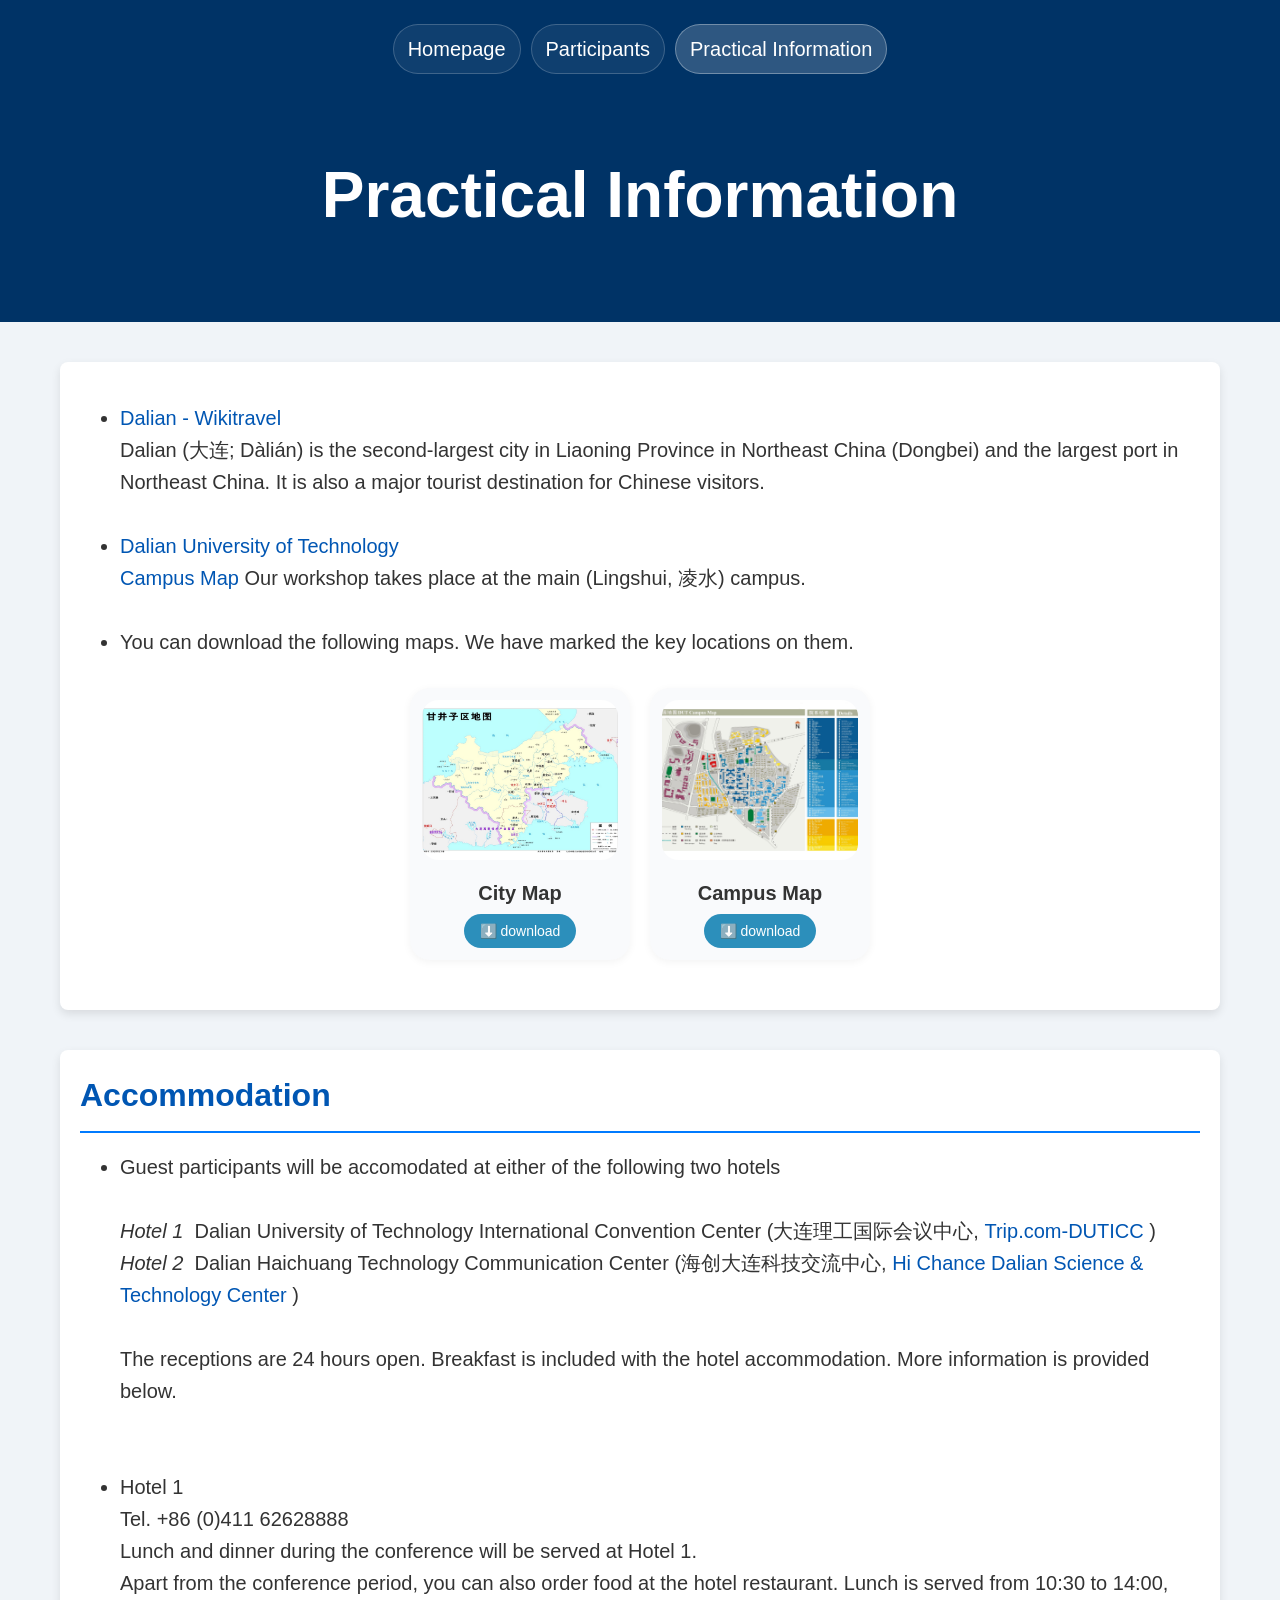
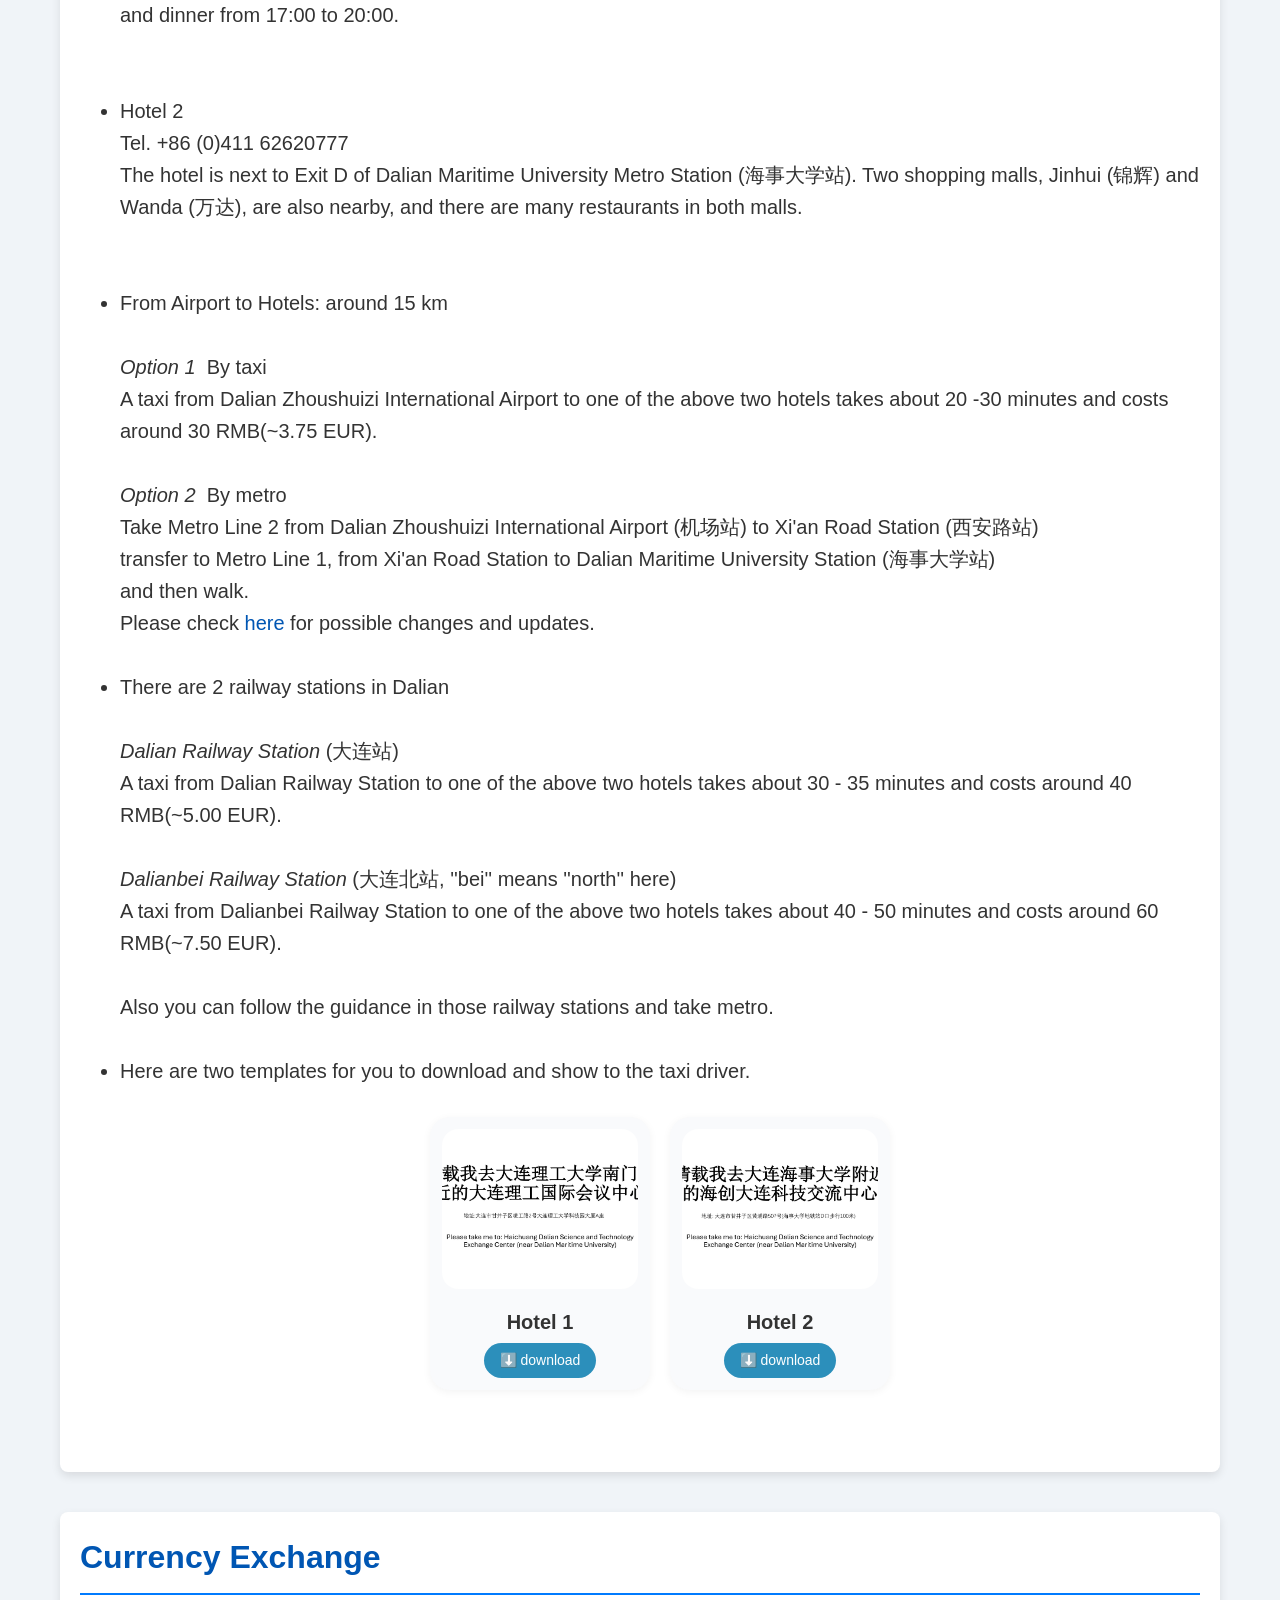
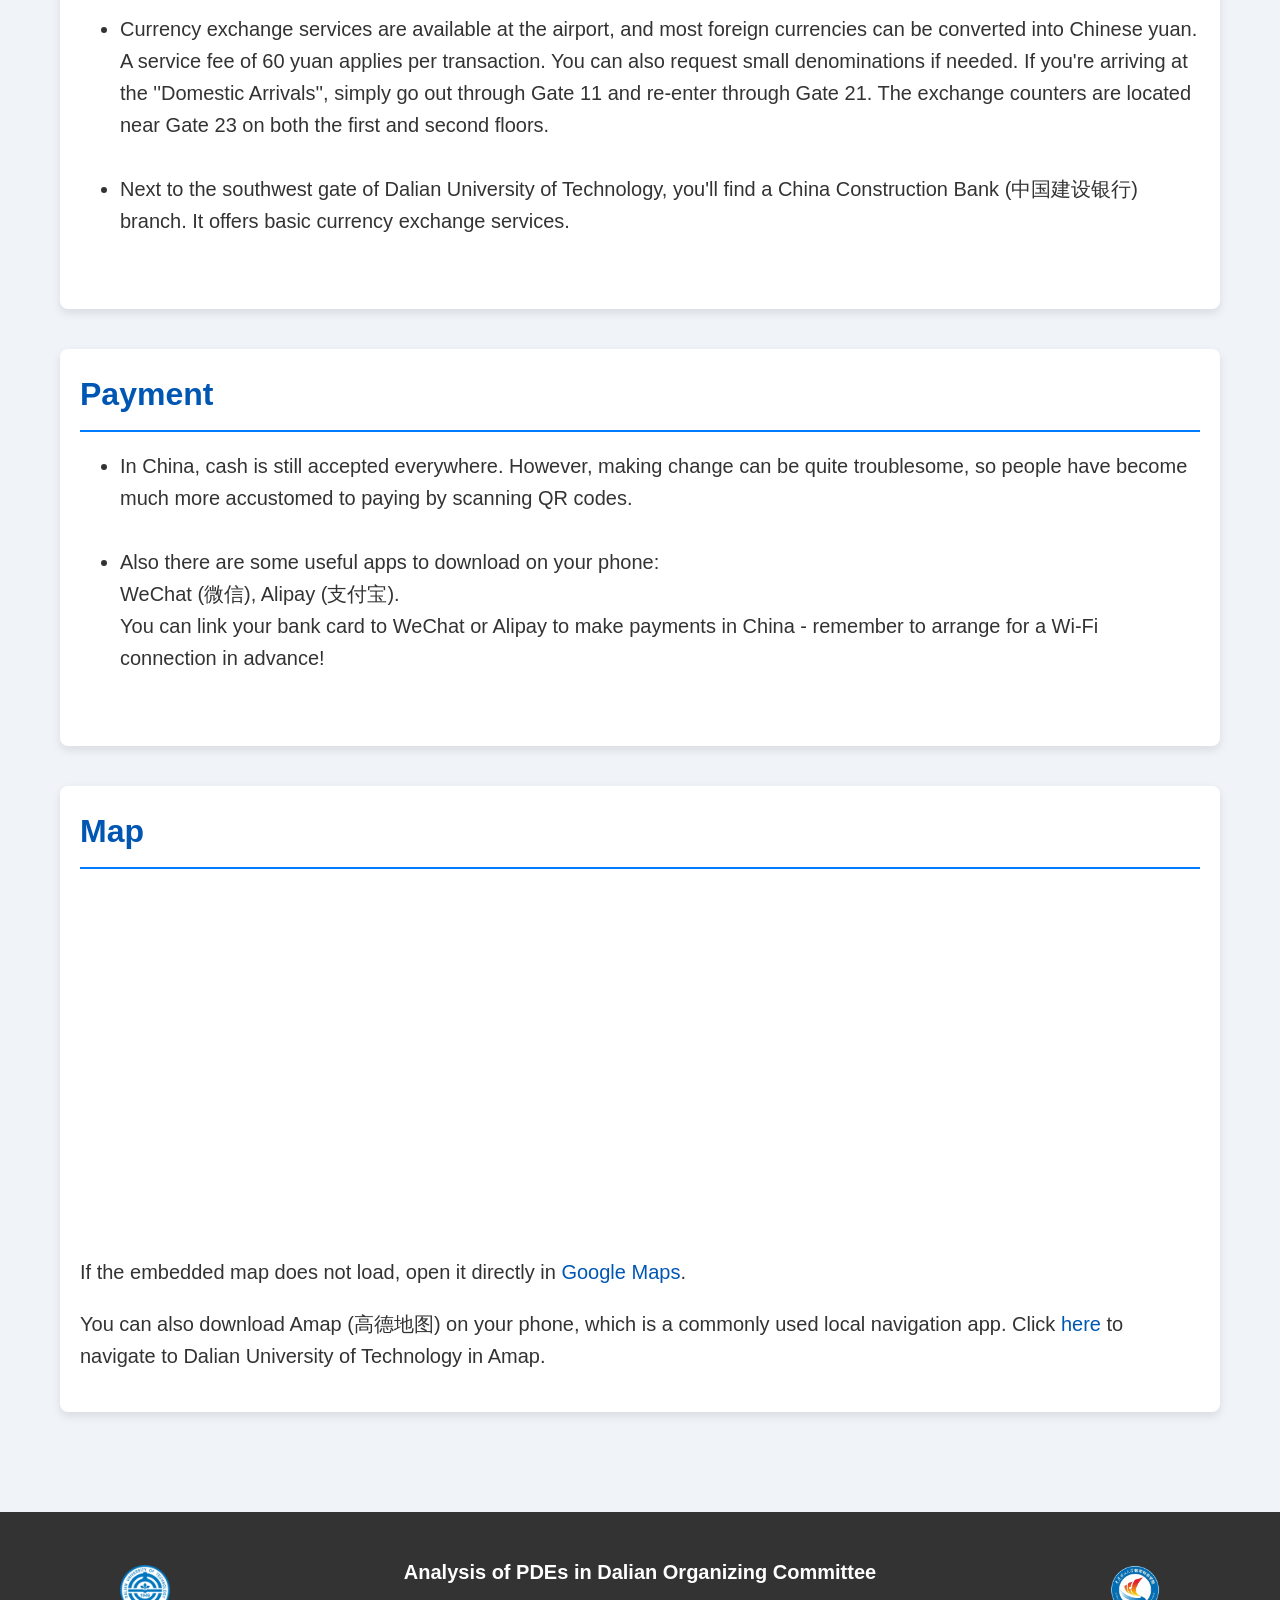
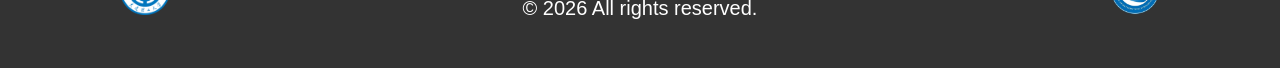
<file: information.html>
<!DOCTYPE html>

    

<html lang="en">

<style>
body {
            font-family: "Microsoft YaHei", Arial, sans-serif;
            background-color: #f0f4f8;
            color: #333;
            margin: 0;
            padding: 0;
            line-height: 1.6;
	font-size: 20px; /* 增加基础字体大小 */
        }

section {
            max-width: 1200px;
            margin: 40px auto;
            padding: 20px;
            background: white;
            box-shadow: 0 4px 10px rgba(0,0,0,0.1);
            border-radius: 8px;
        }
</style>    


<head>
    <meta charset="UTF-8">
    <meta name="viewport" content="width=device-width, initial-scale=1.0">
    <title>Practical Information | Analysis of PDEs in Dalian</title>
    <link rel="stylesheet" href="styles.css">
</head>
<body>
    <header class="site-header">
        <div class="nav-shell">

            <nav class="site-nav" aria-label="Primary">
                <a href="index.html">Homepage</a>
                <a href="participants.html">Participants</a>
                <a class="active" href="information.html">Practical Information</a>
                <!-- <a href="poster.html">Poster</a> -->
            </nav>
        </div>
        <div class="hero">
	         <h1>Practical Information</h1>
        </div>
    </header>

    <main>
        


    <section id="Introduction">
            <ul>
                <li> 
                    <a href="https://wikitravel.org/en/Dalian">Dalian - Wikitravel</a> <br>
                    Dalian (大连; Dàlián) is the second-largest city in Liaoning Province in Northeast China (Dongbei) and the largest port in Northeast China. 
					It is also a major tourist destination for Chinese visitors.
                    <br><br>
                    </li>
                
                <li>  
                    <a href="https://en.dlut.edu.cn/index.htm">  Dalian University of Technology  </a> <br>
                    <a href="https://en.dlut.edu.cn/Campus_Life/Maps___Transportation.htm">   Campus Map </a> Our workshop takes place at the main (Lingshui, 凌水)  campus.  <br>  <br>
                </li>

				<li>You can download the following maps. We have marked the key locations on them.
                    
                </li> 
                
            </ul>

		<div style="display: flex; flex-wrap: wrap; gap: 20px; margin: 30px 0; justify-content: center;">
    
	<div style="background: #f9fafc; border-radius: 20px; padding: 12px; width: 220px; text-align: center; box-shadow: 0 2px 8px rgba(0,0,0,0.05);">
        <img src="https://jiashunliu.github.io/Analysis_in_Dalian/Ganjingzi Map.jpg" alt="City Map" style="width: 100%; height: 160px; object-fit: cover; border-radius: 16px;">
        <p style="margin: 8px 0 4px; font-weight: bold;">City Map</p>
        <a href="https://jiashunliu.github.io/Analysis_in_Dalian/Ganjingzi Map.pdf" download="City Map" style="background: #2c8fbb; color: white; padding: 6px 16px; border-radius: 30px; text-decoration: none; display: inline-block; font-size: 14px;">⬇️ download</a>
    </div>

    
    <div style="background: #f9fafc; border-radius: 20px; padding: 12px; width: 220px; text-align: center; box-shadow: 0 2px 8px rgba(0,0,0,0.05);">
        <img src="https://jiashunliu.github.io/Analysis_in_Dalian/campus map.jpg" alt="Campus Map" style="width: 100%; height: 160px; object-fit: cover; border-radius: 16px;">
        <p style="margin: 8px 0 4px; font-weight: bold;">Campus Map</p>
        <a href="https://jiashunliu.github.io/Analysis_in_Dalian/campus map.pdf" download="Campus Map" style="background: #2c8fbb; color: white; padding: 6px 16px; border-radius: 30px; text-decoration: none; display: inline-block; font-size: 14px;">⬇️ download</a>
    </div>
    
    
</div>
    </section>



<section class="panel">
            <h2>Accommodation</h2> 
            <ul>
                   <li> Guest participants will be accomodated at either of the following two hotels <br><br>
                    <i>Hotel 1</i>&nbsp; Dalian University of Technology International Convention Center (大连理工国际会议中心,
                    <a href="https://www.trip.com/hotels/dalian-hotel-detail-1654204/dalian-university-of-technology-international-convention-center/">
                        Trip.com-DUTICC </a>)<br>
                    <i>Hotel 2</i>&nbsp; Dalian Haichuang Technology Communication Center (海创大连科技交流中心,
                        <a href="https://en.hichancedalian.cn/"> Hi Chance Dalian Science & Technology Center  </a>)  <br><br>
                    The receptions are 24 hours open. Breakfast is included with the hotel accommodation. More information is provided below.<br> <br>
               </li>
<br>
				<li>Hotel 1 <br>Tel. +86 (0)411 62628888<br>
					Lunch and dinner during the conference will be served at Hotel 1.<br>
					Apart from the conference period, you can also order food at the hotel restaurant. 
					Lunch is served from 10:30 to 14:00, and dinner from 17:00 to 20:00.</li>
<br> <br>
				<li>Hotel 2 <br>Tel. +86 (0)411 62620777<br> The hotel is next to Exit D of Dalian Maritime University Metro Station (海事大学站). 
					Two shopping malls, Jinhui (锦辉) and Wanda (万达), are also nearby, and there are many restaurants in both malls.</li>
<br> <br>
				
                
                <li>From Airport to Hotels: around 15 km <br><br>
                    <i>Option 1</i>&nbsp; By taxi<br>
                    A taxi from Dalian Zhoushuizi International Airport to one of the above two hotels takes about 20 -30 minutes and costs around 30 RMB(~3.75 EUR).<br>  <br>
                    
                    <i>Option 2</i>&nbsp; By metro<br>
                    Take Metro Line 2 from Dalian Zhoushuizi International Airport (机场站) to Xi'an Road Station (西安路站)  <br>
                             transfer to Metro Line 1, from Xi'an Road Station to Dalian Maritime University Station (海事大学站)  <br>
                             and then walk. <br>
                    Please check <a href="https://www.dltransgrp.com/portal/indexShow.do">here</a> for possible changes and updates.
                    <br><br>
                </li> 

				<li>There are 2 railway stations in Dalian <br><br>
                    <i>Dalian Railway Station</i> (大连站)<br>
                    A taxi from Dalian Railway Station to one of the above two hotels takes about 30 - 35 minutes and costs around 40 RMB(~5.00 EUR).<br><br>
                    
                    <i>Dalianbei Railway Station</i> (大连北站, ''bei'' means ''north'' here)<br>
                    A taxi from Dalianbei Railway Station to one of the above two hotels takes about 40 - 50 minutes and costs around 60 RMB(~7.50 EUR).<br><br>
					Also you can follow the guidance in those railway stations and take metro.
                    <br><br>
                </li>

				<li>Here are two templates for you to download and show to the taxi driver.
                    
                </li> 

<div style="display: flex; flex-wrap: wrap; gap: 20px; margin: 30px 0; justify-content: center;">

	<div style="background: #f9fafc; border-radius: 20px; padding: 12px; width: 220px; text-align: center; box-shadow: 0 2px 8px rgba(0,0,0,0.05);">
        <img src="https://jiashunliu.github.io/Analysis_in_Dalian/taxi-2.jpg" alt="Hotel 1" style="width: 100%; height: 160px; object-fit: cover; border-radius: 16px;">
        <p style="margin: 8px 0 4px; font-weight: bold;">Hotel 1</p>
        <a href="https://jiashunliu.github.io/Analysis_in_Dalian/taxi-2.jpg" download="Hotel1.jpg" style="background: #2c8fbb; color: white; padding: 6px 16px; border-radius: 30px; text-decoration: none; display: inline-block; font-size: 14px;">⬇️ download</a>
    </div>
    
    <div style="background: #f9fafc; border-radius: 20px; padding: 12px; width: 220px; text-align: center; box-shadow: 0 2px 8px rgba(0,0,0,0.05);">
        <img src="https://jiashunliu.github.io/Analysis_in_Dalian/taxi-1.jpg" alt="Hotel 2" style="width: 100%; height: 160px; object-fit: cover; border-radius: 16px;">
        <p style="margin: 8px 0 4px; font-weight: bold;">Hotel 2</p>
        <a href="https://jiashunliu.github.io/Analysis_in_Dalian/taxi-1.jpg" download="Hotel2.jpg" style="background: #2c8fbb; color: white; padding: 6px 16px; border-radius: 30px; text-decoration: none; display: inline-block; font-size: 14px;">⬇️ download</a>
    </div>
    
    
</div>
                
            </ul> 
             
            <br>
        </section>


    <section class="panel">
            <h2>Currency Exchange</h2> 
            <ul>
				<li>Currency exchange services are available at the airport, and most foreign currencies can be converted into Chinese yuan.
					A service fee of 60 yuan applies per transaction. You can also request small denominations if needed.
					If you're arriving at the ''Domestic Arrivals'', simply go out through Gate 11 and re-enter through Gate 21.
					The exchange counters are located near Gate 23 on both the first and second floors.
                </li> 

				<br>

				<li>Next to the southwest gate of Dalian University of Technology, you'll find a China Construction Bank (中国建设银行) branch. 
					It offers basic currency exchange services.
                </li> 

            </ul> 
             
            <br>

	</section>

	<section class="panel">
            <h2>Payment</h2> 
            <ul>
				
				<li>In China, cash is still accepted everywhere. 
					However, making change can be quite troublesome, 
					so people have become much more accustomed to paying by scanning QR codes.
                </li> 

				<br>
				
                <li>Also there are some useful apps to download on your phone: <br>
                    WeChat (微信), Alipay (支付宝).<br>
                    You can link your bank card to WeChat or Alipay to make payments in China - remember to arrange for a Wi-Fi connection in advance!
                    <br>
                </li> 
                
            </ul> 
             
            <br>

	</section>


        <section class="panel">
            <h2>Map</h2>
            <iframe
                class="map-frame"
                src="https://www.google.com/maps?q=Dalian%20University%20of%20Technology%2C%20Dalian%2C%20China&z=15&output=embed"
                allowfullscreen=""
                loading="lazy"
                referrerpolicy="no-referrer-when-downgrade"
                title="Dalian University of Technology map">
            </iframe>
            <p>
                If the embedded map does not load, open it directly in
                <a href="https://www.google.com/maps/search/?api=1&query=Dalian+University+of+Technology,+Dalian,+China">Google Maps</a>.
				
            </p>
			<p>
                You can also download Amap (高德地图) on your phone, which is a commonly used local navigation app.
				Click <a href="https://uri.amap.com/search?keyword=大连理工大学" target="_blank">here</a> to navigate to Dalian University of Technology in Amap.
            </p>
			
        </section>
    </main>

    <footer class="site-footer">
        <div class="footer-inner">
            <img class="footer-logo" src="https://jiashunliu.github.io/Analysis_in_Dalian/symbol_dut.png" alt="DUT logo">
            <div class="footer-copy">
                <p><strong>Analysis of PDEs in Dalian Organizing Committee</strong></p>
                <p>&copy; 2026 All rights reserved.</p>
            </div>
            <img class="footer-logo" src="https://jiashunliu.github.io/Analysis_in_Dalian/symbol_som_2.png" alt="School logo">
        </div>
    </footer>
</body>
</html>
</file>
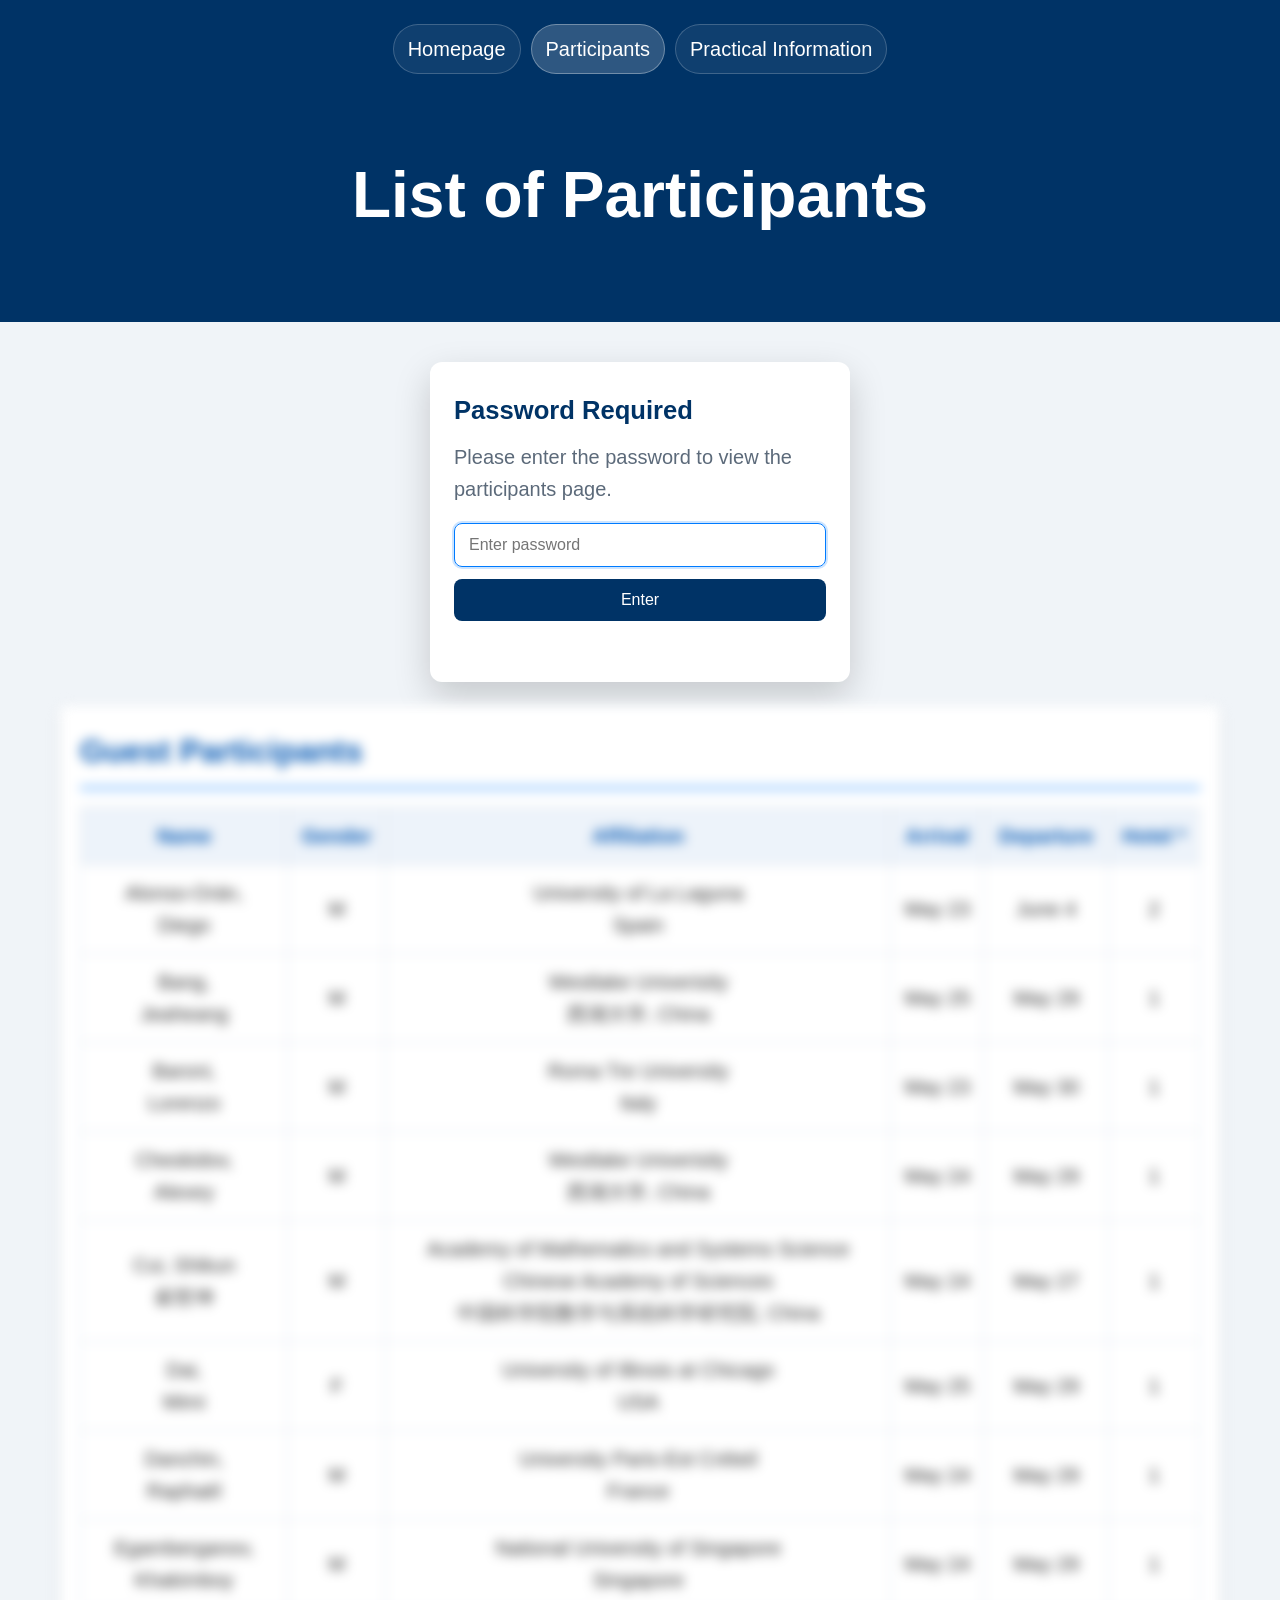
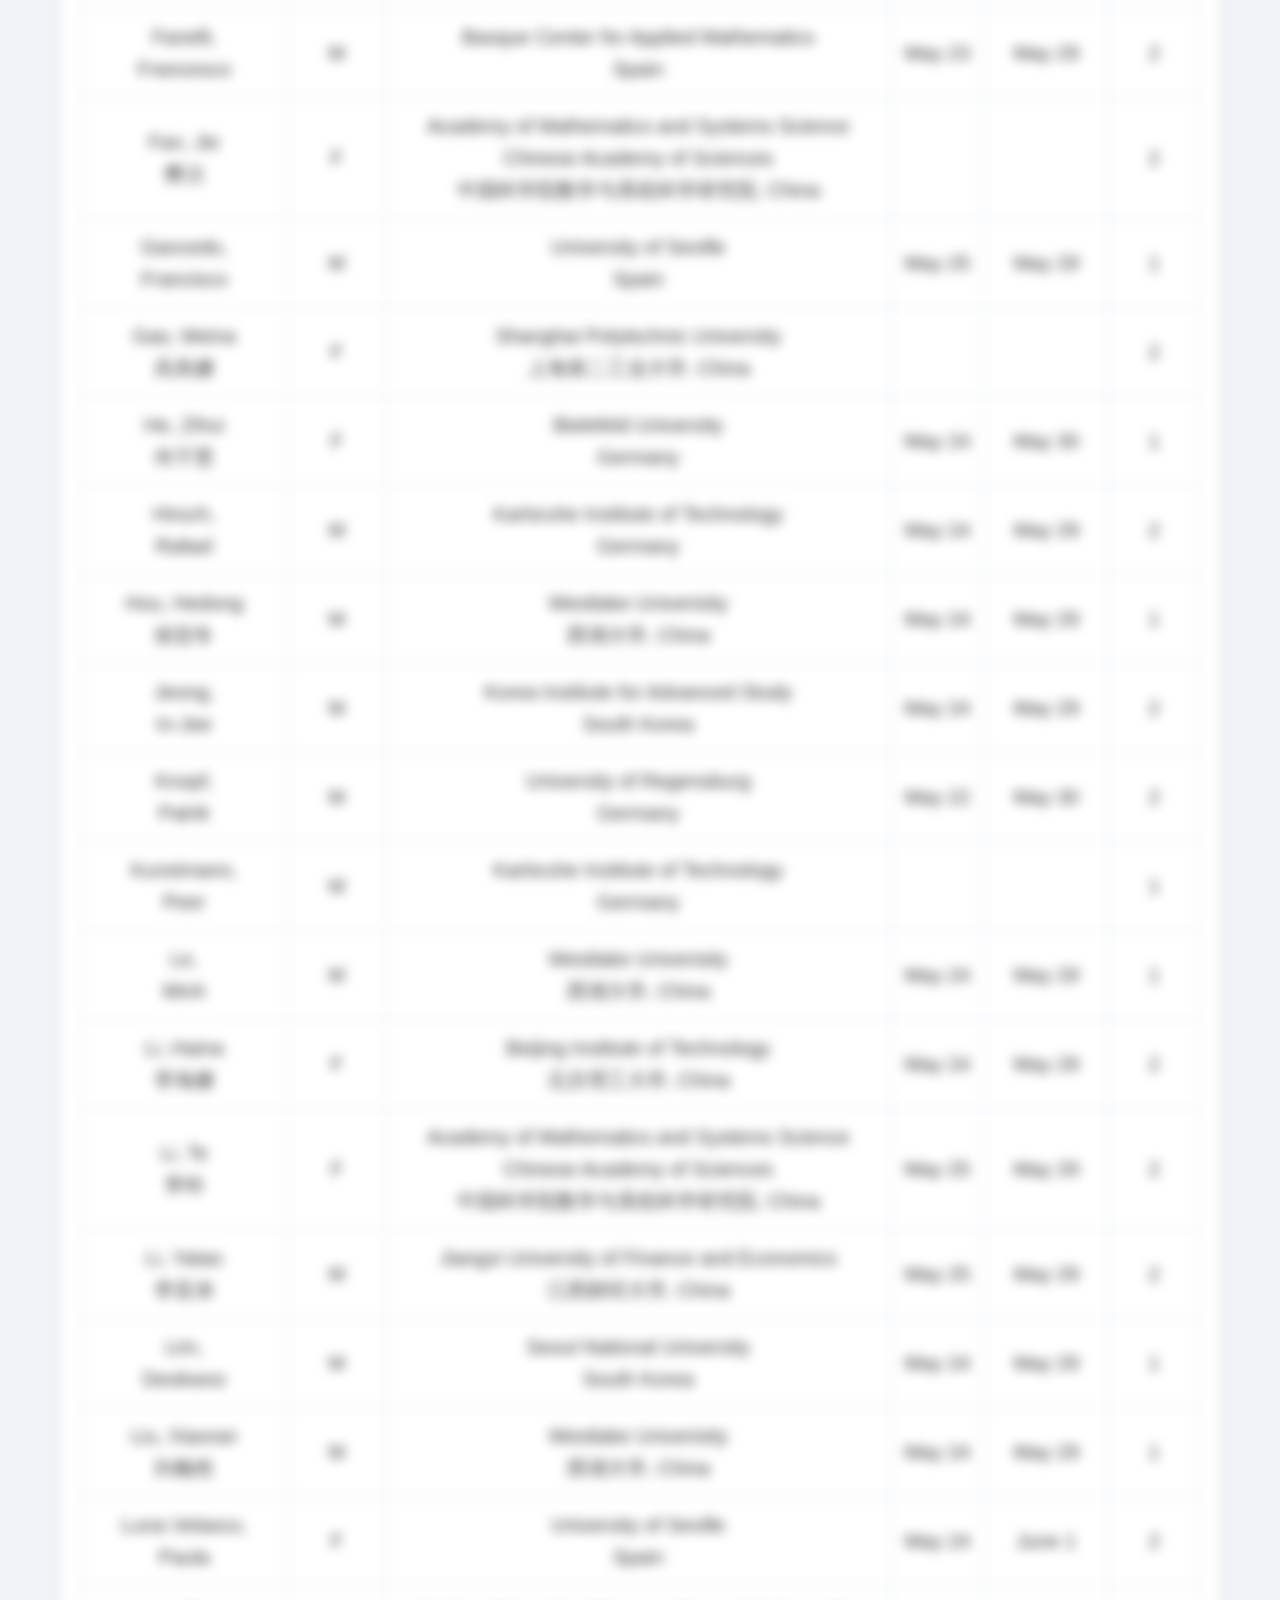
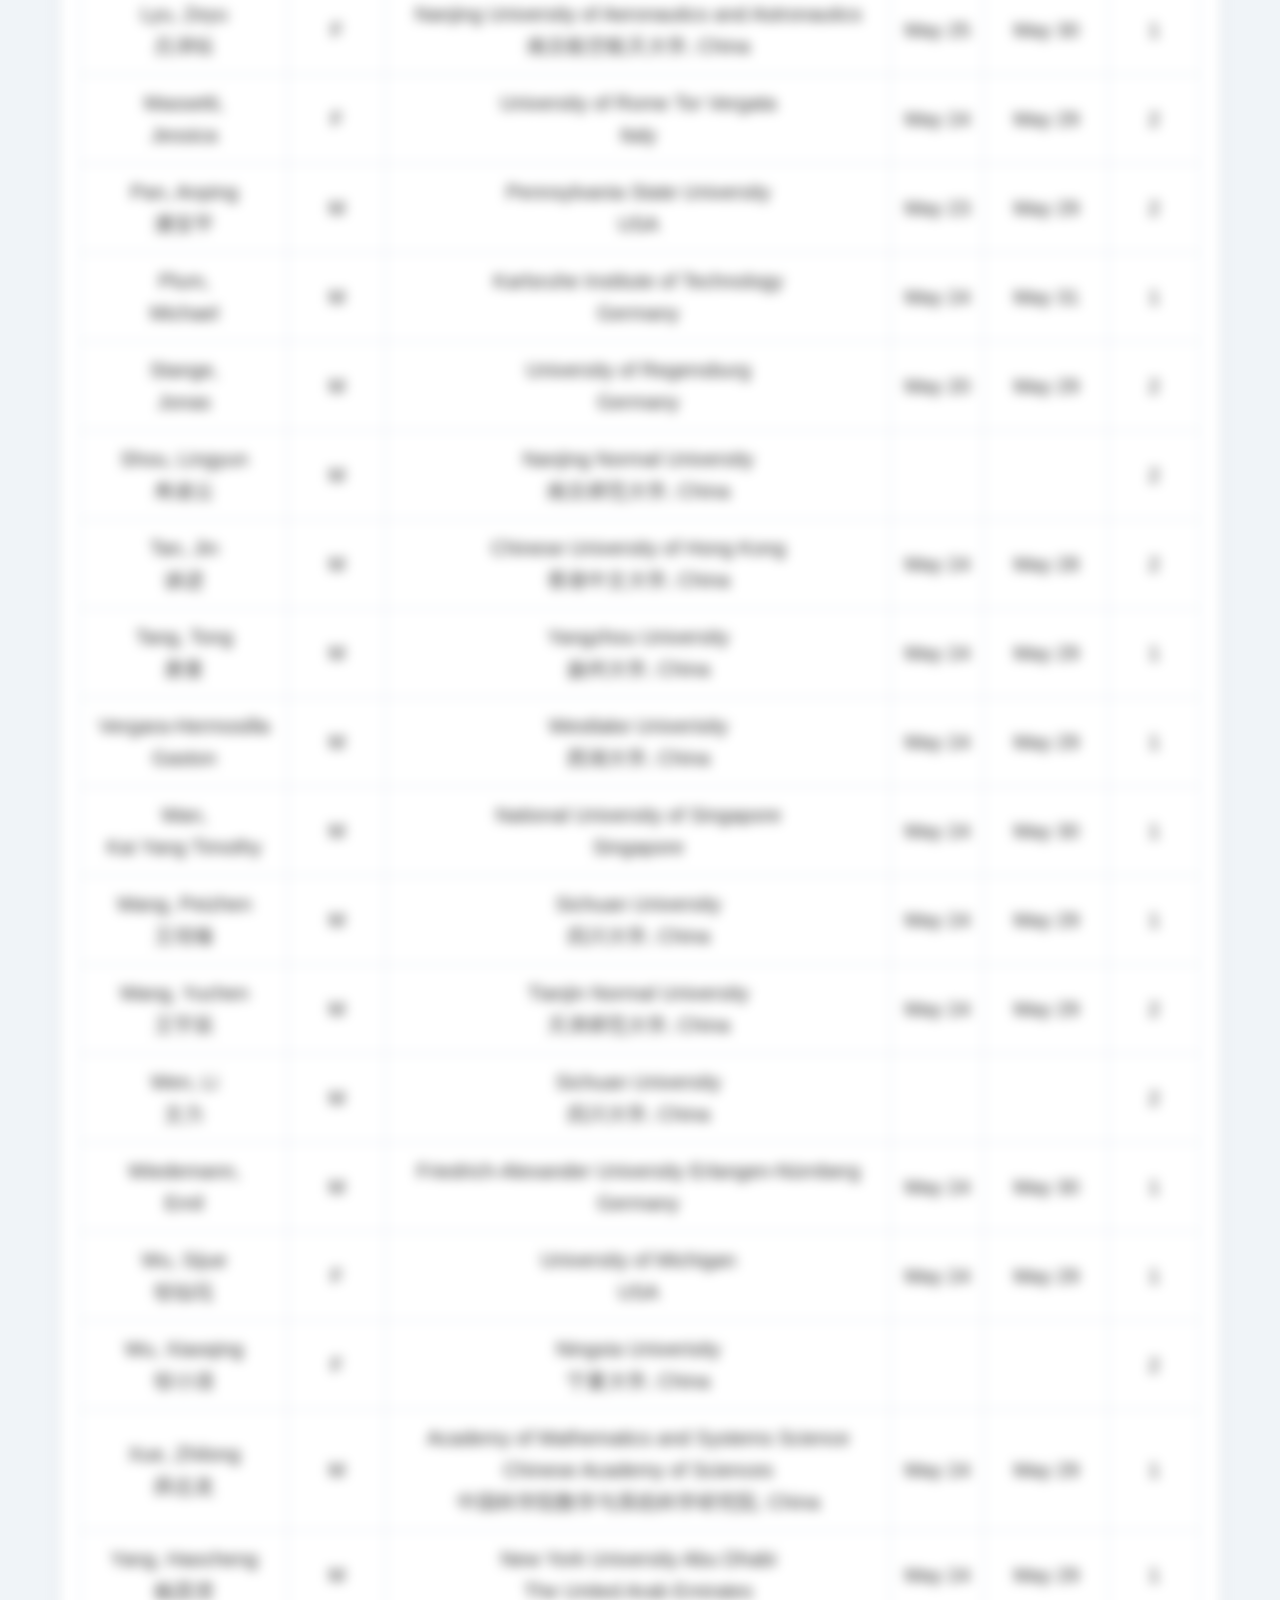
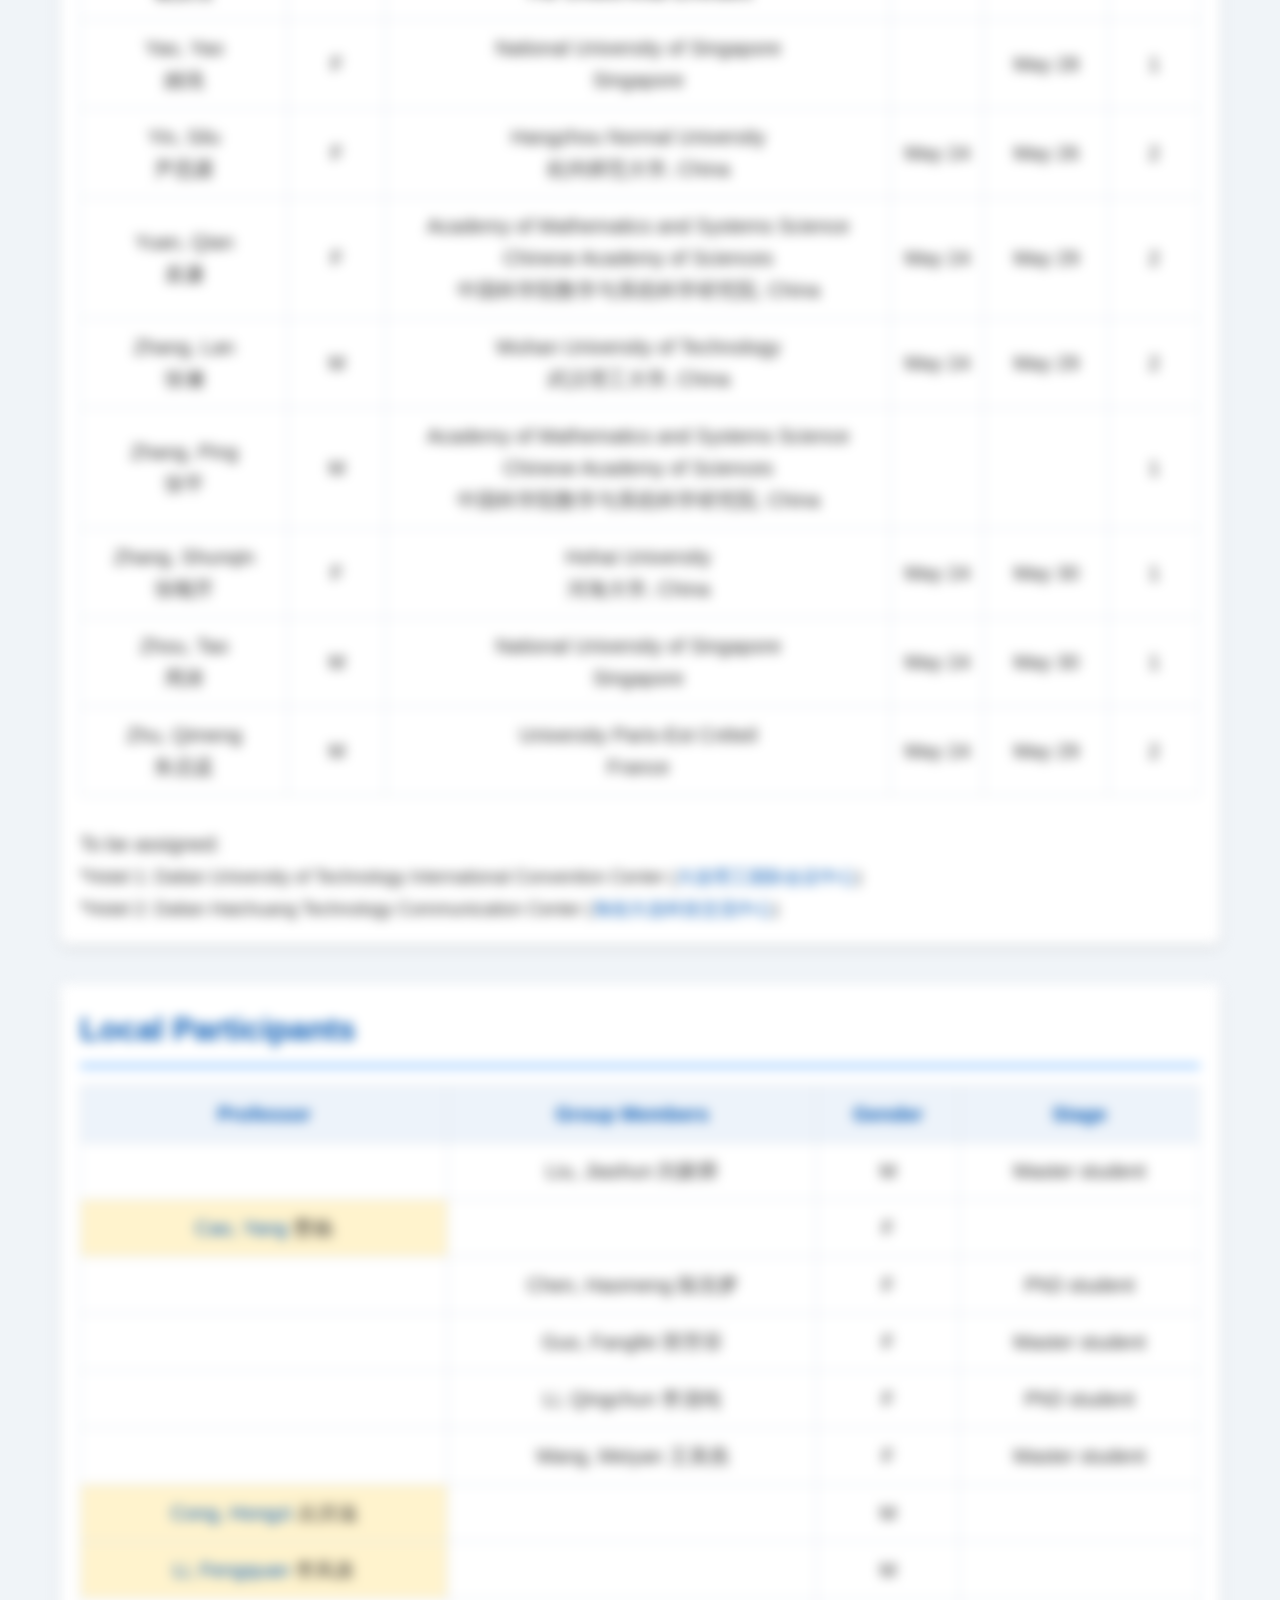
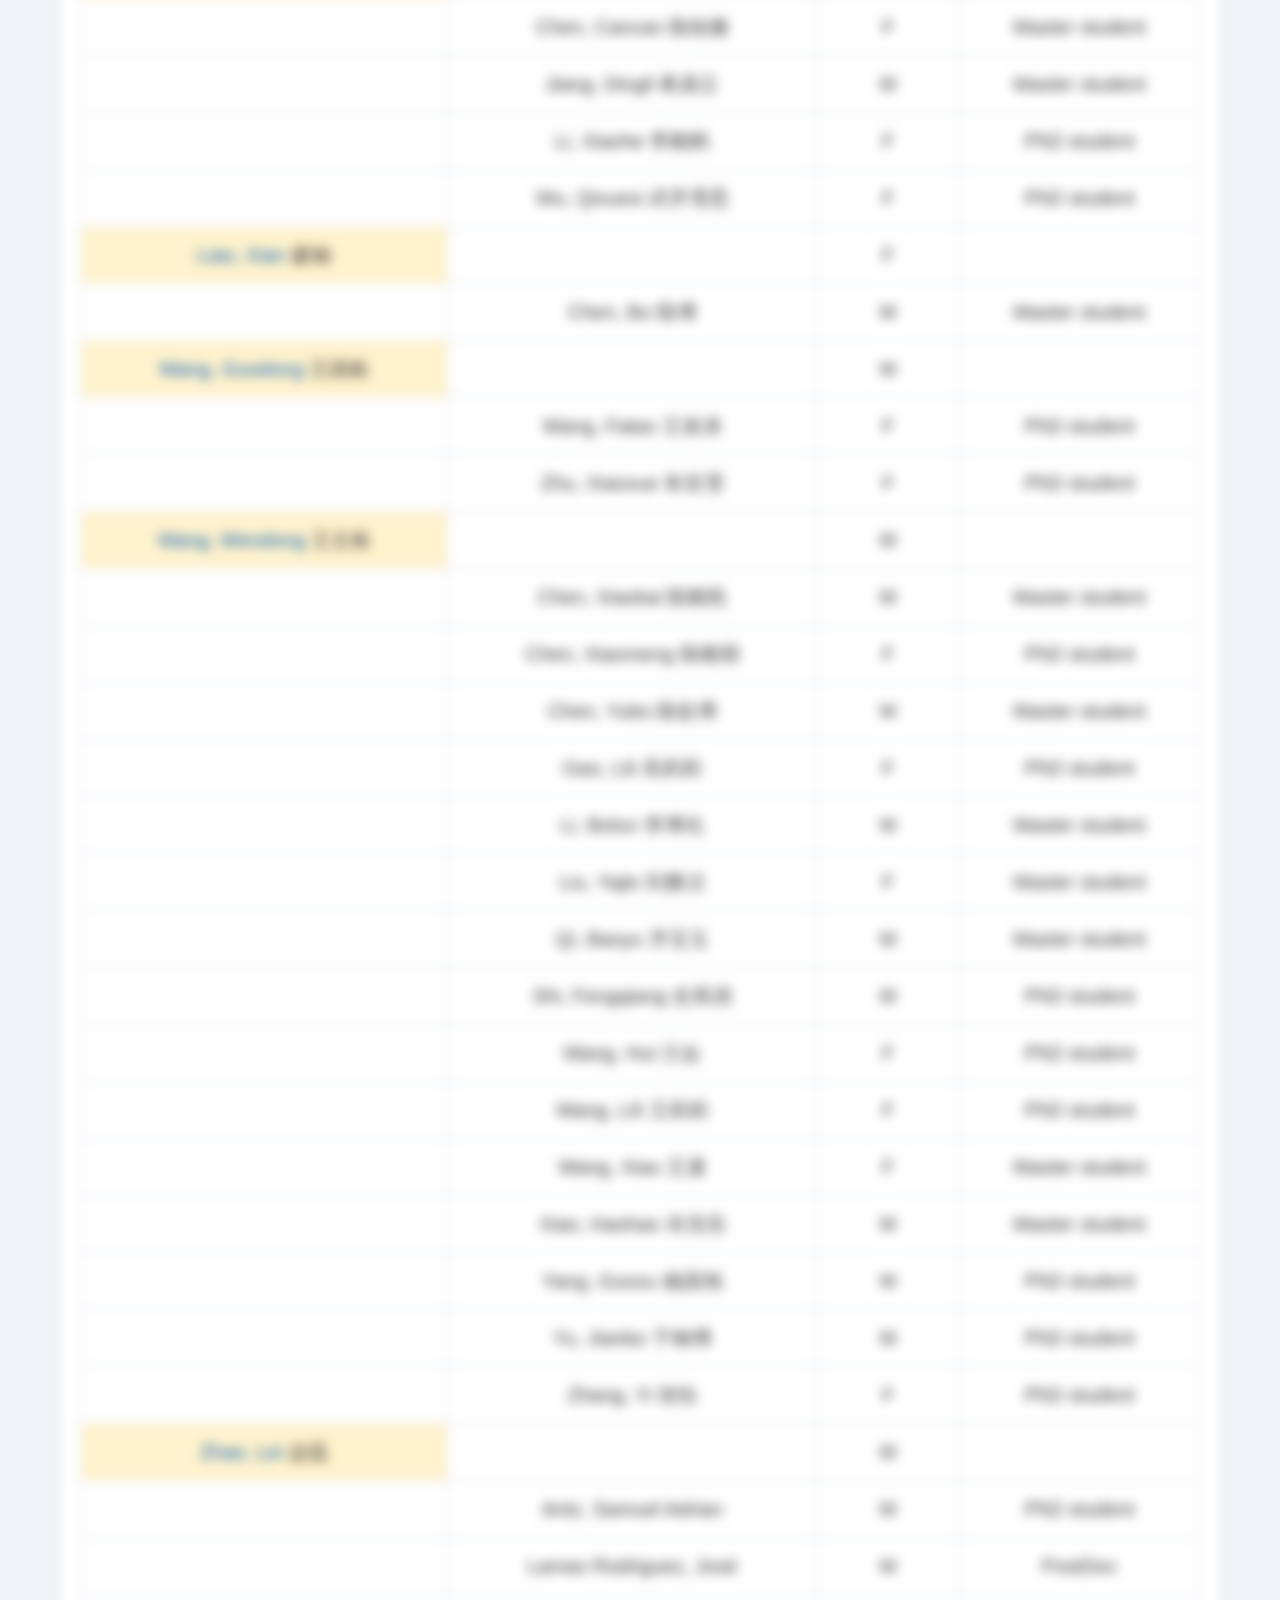
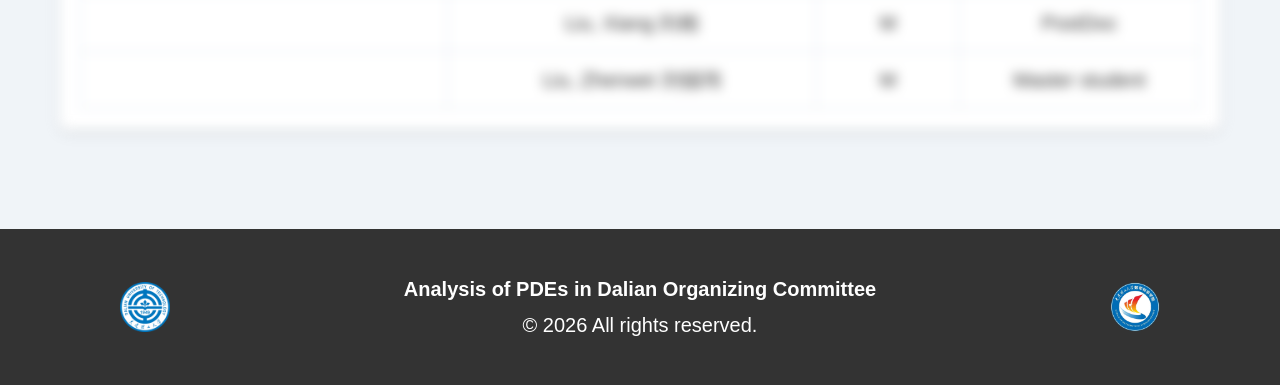
<file: participants.html>
<!DOCTYPE html>
<html lang="en">

<style>
body {
            font-family: "Microsoft YaHei", Arial, sans-serif;
            background-color: #f0f4f8;
            color: #333;
            margin: 0;
            padding: 0;
            line-height: 1.6;
	font-size: 20px;
        }
</style> 

<head>
    <meta charset="UTF-8">
    <meta name="viewport" content="width=device-width, initial-scale=1.0">
    <link rel="stylesheet" href="styles.css">
    <script src="auth.js" defer></script>
</head>
<body>
    <header class="site-header">
        <div class="nav-shell">
            <nav class="site-nav" aria-label="Primary">
                <a href="index.html">Homepage</a>
                <a class="active" href="participants.html">Participants</a>
                <a href="information.html">Practical Information</a>
                <!-- <a href="poster.html">Poster</a> -->
            </nav>
        </div>
        <div class="hero">
            <h1>List of Participants</h1>
        </div>
    </header>

    <main>
               <div class="protected-content" data-protected-content>
            <section class="panel">
                <h2>Guest Participants</h2>
               
<div class="table-wrap">
                <table>
                    <thead>
                        <tr>
                            <th>Name</th>
		<th>Gender</th>
		<th>Affiliation</th>
		<th>Arrival</th>
		<th>Departure</th>
		<th>Hotel *</th>
                        </tr>
                    </thead>
                    <tbody>
                        

<tr>
        <td>Alonso-Orán,<br>Diego</td>
        <td>M</td>
        <td>University of La Laguna<br>Spain</td>
        <td>May 23</td>
        <td>June 4</td>
		<td>2</td>
    </tr>

	<tr>
        <td>Bang,<br>Jeaheang</td>
        <td>M</td>
        <td>Westlake Univerisity<br>西湖大学, China</td>
        <td>May 25</td>
        <td>May 29</td>
		<td>1</td>
    </tr>

						
    <tr>
        <td>Baroni,<br>Lorenzo</td>
        <td>M</td>
        <td>Roma Tre University<br>Italy</td>
        <td>May 23</td>
        <td>May 30</td>
		<td>1</td>
    </tr>
    
	<tr>
        <td>Cheskidov,<br>Alexey</td>
        <td>M</td>
        <td>Westlake Univerisity<br>西湖大学, China</td>
        <td>May 24</td>
        <td>May 29</td>
		<td>1</td>
    </tr>
    
	<tr>
        <td>Cui, Shikun<br>崔世坤</td>
        <td>M</td>
        <td>Academy of Mathematics and Systems Science<br>Chinese Academy of Sciences<br>中国科学院数学与系统科学研究院, China</td>
        <td>May 24</td>
        <td>May 27</td>
		<td>1</td>
    </tr>

	<tr>
        <td>Dai,<br>Mimi</td>
        <td>F</td>
        <td>University of Illinois at Chicago<br>USA</td>
        <td>May 25</td>
        <td>May 29</td>
		<td>1</td>
    </tr>
						
	<tr>
        <td>Danchin,<br>Raphaël</td>
        <td>M</td>
        <td>University Paris-Est Créteil<br>France</td>
        <td>May 24 </td>
        <td>May 29</td>
		<td>1</td>
    </tr>
    
	<tr>
        <td>Egamberganov,<br>Khakimboy </td>
        <td>M</td>
        <td>National University of Singapore<br>Singapore</td>
        <td>May 24</td>
        <td>May 29</td>
		<td>1</td>
    </tr>
    
	<tr>
        <td>Fanelli,<br>Francesco</td>
        <td>M</td>
        <td>Basque Center for Applied Mathematics<br>Spain</td>
        <td>May 23</td>
        <td>May 29</td>
		<td>2</td>
    </tr>

	<tr>
        <td>Fan, Jie<br>樊洁</td>
        <td>F</td>
        <td>Academy of Mathematics and Systems Science<br>Chinese Academy of Sciences<br>中国科学院数学与系统科学研究院, China</td>
        <td></td>
        <td></td>
		<td>2</td>
    </tr>
    
	<tr>
        <td>Gancedo,<br>Francisco</td>
        <td>M</td>
        <td>University of Seville<br>Spain</td>
        <td>May 25 </td>
        <td>May 29</td>
		<td>1</td>
    </tr>

	<tr>
        <td>Gao, Meina<br>高美娜</td>
        <td>F</td>
        <td>Shanghai Polytechnic University<br>上海第二工业大学, China</td>
        <td></td>
        <td></td>
		<td>2</td>
    </tr>
						
    <tr>
        <td>He, Zihui<br>何子慧</td>
        <td>F</td>
        <td>Bielefeld University<br>Germany</td>
        <td>May 24</td>
        <td>May 30</td>
		<td>1</td>
    </tr>
						
    <tr>
        <td>Hirsch,<br>Rafael </td>
        <td>M</td>
        <td>Karlsruhe Institute of Technology<br>Germany</td>
        <td>May 24 </td>
        <td>May 29</td>
		<td>2</td>
    </tr>

						
	<tr>
        <td>Hou, Hedong<br>侯贺冬</td>
        <td>M</td>
        <td>Westlake Univerisity<br>西湖大学, China</td>
        <td>May 24</td>
        <td>May 29</td>
		<td>1</td>
    </tr>
						
    <tr>
        <td>Jeong,<br>In-Jee</td>
        <td>M</td>
        <td>Korea Institute for Advanced Study<br>South Korea</td>
        <td>May 24</td>
        <td>May 29</td>
		<td>2</td>
    </tr>
						
    <tr>
        <td>Knopf,<br>Patrik</td>
        <td>M</td>
        <td>University of Regensburg<br>Germany</td>
        <td>May 22</td>
        <td>May 30</td>
		<td>2</td>
    </tr>
						
    <tr>
        <td>Kunstmann,<br>Peer</td>
        <td>M</td>
        <td>Karlsruhe Institute of Technology<br>Germany</td>
        <td></td>
        <td></td>
		<td>1</td>
    </tr>

	<tr>
        <td>Le,<br>Minh</td>
        <td>M</td>
        <td>Westlake Univerisity<br>西湖大学, China</td>
        <td>May 24</td>
        <td>May 29</td>
		<td>1</td>
    </tr>

						
    <tr>
        <td>Li, Haina<br>李海娜</td>
        <td>F</td>
        <td>Beijing Institute of Technology<br>北京理工大学, China</td>
        <td>May 24</td>
        <td>May 29</td>
		<td>2</td>
    </tr>

						
	<tr>
        <td>Li, Te<br>李特</td>
        <td>F</td>
        <td>Academy of Mathematics and Systems Science<br>Chinese Academy of Sciences<br>中国科学院数学与系统科学研究院, China</td>
        <td>May 25</td>
        <td>May 29</td>
		<td>2</td>
    </tr>
    

	<tr>
        <td>Li, Yatao<br>李亚涛</td>
        <td>M</td>
        <td>Jiangxi University of Finance and Economics<br>江西财经大学, China</td>
        <td>May 25</td>
        <td>May 29</td>
		<td>2</td>
    </tr>


	<tr>
        <td>Lim,<br>Deokwoo</td>
        <td>M</td>
        <td>Seoul National University<br>South Korea</td>
        <td>May 24</td>
        <td>May 29</td>
		<td>1</td>
    </tr>

	<tr>
        <td>Liu, Xiaoran<br>刘翛然</td>
        <td>M</td>
        <td>Westlake Univerisity<br>西湖大学, China</td>
        <td>May 24</td>
        <td>May 29</td>
		<td>1</td>
    </tr>

	<tr>
        <td>Luna Velasco,<br>Paula</td>
        <td>F</td>
        <td>University of Seville<br>Spain</td>
        <td>May 24</td>
        <td>June 1</td>
		<td>2</td>
    </tr>

						
    <tr>
        <td>Lyu, Zeyu<br>吕泽钰</td>
        <td>F</td>
        <td>Nanjing University of Aeronautics and Astronautics<br>南京航空航天大学, China</td>
        <td>May 25</td>
        <td>May 30</td>
		<td>1</td>
    </tr>
						
    <tr>
        <td>Massetti,<br>Jessica</td>
        <td>F</td>
        <td>University of Rome Tor Vergata<br>Italy</td>
        <td>May 24</td>
        <td>May 29</td>
		<td>2</td>
    </tr>
						
 

    <tr>
        <td>Pan, Anping<br>潘安平</td>
        <td>M</td>
        <td>Pennsylvania State University<br>USA</td>
        <td>May 23</td>
        <td>May 29</td>
		<td>2</td>
    </tr>
						
    <tr>
        <td>Plum,<br>Michael</td>
        <td>M</td>
        <td>Karlsruhe Institute of Technology<br>Germany</td>
        <td>May 24</td>
        <td>May 31</td>
		<td>1</td>
    </tr>

    <tr>
        <td>Stange,<br>Jonas</td>
        <td>M</td>
        <td>University of Regensburg<br>Germany</td>
        <td>May 20</td>
        <td>May 29</td>
		<td>2</td>
    </tr>
						
    <tr>
        <td>Shou, Lingyun<br>寿凌云</td>
        <td>M</td>
        <td>Nanjing Normal University<br>南京师范大学, China</td>
        <td></td>
        <td></td>
		<td>2</td>
    </tr>


    <tr>
        <td>Tan, Jin<br>谈进</td>
        <td>M</td>
        <td>Chinese University of Hong Kong<br>香港中文大学, China</td>
        <td>May 24</td>
        <td>May 28</td>
		<td>2</td>
    </tr>

    <tr>
        <td>Tang, Tong<br>唐童</td>
        <td>M</td>
        <td>Yangzhou University<br>扬州大学, China</td>
        <td>May 24</td>
        <td>May 29</td>
		<td>1</td>
    </tr>


	<tr>
        <td>Vergara-Hermosilla<br>Gaston</td>
        <td>M</td>
        <td>Westlake Univerisity<br>西湖大学, China</td>
        <td>May 24</td>
        <td>May 29</td>
		<td>1</td>
    </tr>

						
    <tr>
        <td>Wan,<br>Kai Yang Timothy </td>
        <td>M</td>
        <td>National University of Singapore<br>Singapore</td>
        <td>May 24</td>
        <td>May 30</td>
		<td>1</td>
    </tr>
						
    <tr>
        <td>Wang, Peizhen<br>王培臻</td>
        <td>M</td>
        <td>Sichuan University<br>四川大学, China</td>
        <td>May 24</td>
        <td>May 29</td>
		<td>1</td>
    </tr>

    <tr>
        <td>Wang, Yuchen<br>王宇辰</td>
        <td>M</td>
        <td>Tianjin Normal University<br>天津师范大学, China</td>
        <td>May 24</td>
        <td>May 29</td>
		<td>2</td>
    </tr>

	<tr>
        <td>Wen, Li<br>文力</td>
        <td>M</td>
        <td>Sichuan University<br>四川大学, China</td>
        <td></td>
        <td></td>
		<td>2</td>
    </tr>


    <tr>
        <td>Wiedemann,<br>Emil</td>
        <td>M</td>
        <td>Friedrich-Alexander University Erlangen-Nürnberg<br>Germany</td>
        <td>May 24</td>
        <td>May 30</td>
		<td>1</td>
    </tr>
						
    <tr>
        <td>Wu, Sijue<br>邬似珏</td>
        <td>F</td>
        <td>University of Michigan<br>USA</td>
        <td>May 24</td>
        <td>May 29</td>
		<td>1</td>
    </tr>


    <tr>
        <td>Wu, Xiaoqing<br>邬小清</td>
        <td>F</td>
        <td>Ningxia Univerisity<br>宁夏大学, China</td>
        <td></td>
        <td></td>
		<td>2</td>
    </tr>


    <tr>
        <td>Xue, Zhilong<br>薛志龙</td>
        <td>M</td>
        <td>Academy of Mathematics and Systems Science<br>Chinese Academy of Sciences<br>中国科学院数学与系统科学研究院, China</td>
        <td>May 24</td>
        <td>May 29</td>
		<td>1</td>
    </tr>
						
    <tr>
        <td>Yang, Haocheng<br>杨昊澄</td>
        <td>M</td>
        <td>New York University Abu Dhabi<br>The United Arab Emirates</td>
        <td>May 24</td>
        <td>May 29</td>
		<td>1</td>
    </tr>
						
    <tr>
        <td>Yao, Yao<br>姚珧</td>
        <td>F</td>
        <td>National University of Singapore<br>Singapore</td>
        <td></td>
        <td>May 28</td>
		<td>1</td>
    </tr>

    <tr>
        <td>Yin, Silu<br>尹思露</td>
        <td>F</td>
        <td>Hangzhou Normal University<br>杭州师范大学, China</td>
        <td>May 24</td>
        <td>May 26</td>
		<td>2</td>
    </tr>

    <tr>
        <td>Yuan, Qian<br>袁谦</td>
        <td>F</td>
        <td>Academy of Mathematics and Systems Science<br>Chinese Academy of Sciences<br>中国科学院数学与系统科学研究院, China</td>
        <td>May 24</td>
        <td>May 29</td>
		<td>2</td>
    </tr>
   
    <tr>
        <td>Zhang, Lan<br>张澜</td>
        <td>M</td>
        <td>Wuhan University of Technology<br>武汉理工大学, China</td>
        <td>May 24</td>
        <td>May 29</td>
		<td>2</td>
    </tr>

    <tr>
        <td>Zhang, Ping<br>张平</td>
        <td>M</td>
        <td>Academy of Mathematics and Systems Science<br>Chinese Academy of Sciences<br>中国科学院数学与系统科学研究院, China</td>
        <td></td>
        <td></td>
		<td>1</td>
    </tr>
 
    <tr>
        <td>Zhang, Shunqin<br>张顺芹</td>
        <td>F</td>
        <td>Hohai University<br>河海大学, China</td>
        <td>May 24</td>
        <td>May 30</td>
		<td>1</td>
    </tr>
						
    <tr>
        <td>Zhou, Tao<br>周涛</td>
        <td>M</td>
        <td>National University of Singapore<br>Singapore</td>
        <td>May 24</td>
        <td>May 30</td>
		<td>1</td>
    </tr>

    <tr>
        <td>Zhu, Qimeng<br>朱启孟</td>
        <td>M</td>
        <td>University Paris-Est Créteil<br>France</td>
        <td>May 24</td>
        <td>May 29</td>
		<td>2</td>
    </tr>



                    </tbody>
                </table>
</div>
<br>
	To be assigned:
<br>
*<span style="font-size: 0.9em;">Hotel 1: Dalian University of Technology International Convention Center (<a href="https://www.trip.com/hotels/dalian-hotel-detail-1654204/dalian-university-of-technology-international-convention-center/">大连理工国际会议中心</a>)</span>
<br>
*<span style="font-size: 0.9em;">Hotel 2: Dalian Haichuang Technology Communication Center (<a href="https://en.hichancedalian.cn/">海创大连科技交流中心</a>)</span>
            </section>




 <section class="panel">
                <h2>Local Participants</h2>
               
<div class="table-wrap">
                <table>
                 

<thead>
                        <tr>
                            <th>Professor</th>
		<th>Group Members</th>
		<th>Gender</th>
		<th>Stage</th>
                        </tr>
                    </thead>
                    <tbody>
                        

<tr>
        <td></td>
        <td>Liu, Jiashun 刘家舜</td>
        <td>M</td>
        <td>Master student</td>
</tr>

<tr>
	<td style="background-color:#fff3cd;"><a href="https://faculty.dlut.edu.cn/2010015013/zh_CN/index.htm">Cao, Yang</a> 曹杨</td>
	<td></td>
	<td>F</td>
	<td></td>
</tr>
   
<tr>
        <td></td>
        <td>Chen, Haomeng 陈浩梦</td>
        <td>F</td>
        <td>PhD student</td>
</tr>

<tr>
        <td></td>
        <td>Guo, Fangfei 郭芳菲</td>
        <td>F</td>
        <td>Master student</td>
</tr>

<tr>
        <td></td>
        <td>Li, Qingchun 李清纯</td>
        <td>F</td>
        <td>PhD student</td>
</tr>

<tr>
        <td></td>
        <td>Wang, Meiyan 王美燕</td>
        <td>F</td>
        <td>Master student</td>
</tr>

<tr>
	<td style="background-color:#fff3cd;"><a href="https://faculty.dlut.edu.cn/2009011121/zh_CN/index.htm">Cong, Hongzi</a> 丛洪滋</td>
	<td></td>
	<td>M</td>
	<td></td>
</tr>

<tr>
	<td style="background-color:#fff3cd;"><a href="https://faculty.dlut.edu.cn/2003011090/zh_CN/index.htm">Li, Fengquan</a> 李风泉</td>
	<td></td>
	<td>M</td>
	<td></td>
</tr>

<tr>
        <td></td>
        <td>Chen, Cancan 陈灿璨</td>
        <td>F</td>
        <td>Master student</td>
</tr>


<tr>
        <td></td>
        <td>Jiang, Dingli 蒋鼎立</td>
        <td>M</td>
        <td>Master student</td>
</tr>

<tr>
        <td></td>
        <td>Li, Xiaohe 李晓鹤</td>
        <td>F</td>
        <td>PhD student</td>
</tr>

<tr>
        <td></td>
        <td>Wu, Qixuesi 武齐雪思</td>
        <td>F</td>
        <td>PhD student</td>
</tr>


<tr>
	<td style="background-color:#fff3cd;"><a href="https://faculty.dlut.edu.cn/liao/en/index.htm">Liao, Xian</a> 廖娴</td>
	<td></td>
	<td>F</td>
	<td></td>
</tr>

<tr>
        <td></td>
        <td>Chen, Bo 陈博</td>
        <td>M</td>
        <td>Master student</td>
</tr>


<tr>
	<td style="background-color:#fff3cd;"><a href="https://faculty.dlut.edu.cn/wangguodong/zh_CN/index.htm">Wang, Guodong</a> 王国栋</td>
	<td></td>
	<td>M</td>
	<td></td>
</tr>

<tr>
        <td></td>
        <td>Wang, Fatao 王发涛</td>
        <td>F</td>
        <td>PhD student</td>
</tr>

<tr>
        <td></td>
        <td>Zhu, Xiaoxue 朱笑雪</td>
        <td>F</td>
        <td>PhD student</td>
</tr>



<tr>
	<td style="background-color:#fff3cd;"><a href="https://faculty.dlut.edu.cn/2012011080/en/index.htm">Wang, Wendong</a> 王文栋</td>
	<td></td>
	<td>M</td>
	<td></td>
</tr>


<tr>
        <td></td>
        <td>Chen, Xiaokai 陈晓凯</td>
        <td>M</td>
        <td>Master student</td>
</tr>

<tr>
        <td></td>
        <td>Chen, Xiaomeng 陈晓萌</td>
        <td>F</td>
        <td>PhD student</td>
</tr>

<tr>
        <td></td>
        <td>Chen, Yubo 陈欲博</td>
        <td>M</td>
        <td>Master student</td>
</tr>

<tr>
        <td></td>
        <td>Gao, Lili 高莉莉</td>
        <td>F</td>
        <td>PhD student</td>
</tr>

<tr>
        <td></td>
        <td>Li, Bolun 李博伦</td>
        <td>M</td>
        <td>Master student</td>
</tr>

<tr>
        <td></td>
        <td>Liu, Yajie 刘雅洁</td>
        <td>F</td>
        <td>Master student</td>
</tr>

<tr>
        <td></td>
        <td>Qi, Baoyu 齐宝玉</td>
        <td>M</td>
        <td>Master student</td>
</tr>


<tr>
        <td></td>
        <td>Shi, Fengqiang 史凤强</td>
        <td>M</td>
        <td>PhD student</td>
</tr>

<tr>
        <td></td>
        <td>Wang, Hui 汪会</td>
        <td>F</td>
        <td>PhD student</td>
</tr>


<tr>
        <td></td>
        <td>Wang, Lili 王莉莉</td>
        <td>F</td>
        <td>PhD student</td>
</tr>		
		

<tr>
        <td></td>
        <td>Wang, Xiao 王潇</td>
        <td>F</td>
        <td>Master student</td>
</tr>	


<tr>
        <td></td>
        <td>Xiao, Haohao 肖浩浩</td>
        <td>M</td>
        <td>Master student</td>
</tr>


<tr>
        <td></td>
        <td>Yang, Guoxu 杨国旭</td>
        <td>M</td>
        <td>PhD student</td>
</tr>

<tr>
        <td></td>
        <td>Yu, Jianbo 于锏博</td>
        <td>M</td>
        <td>PhD student</td>
</tr>


<tr>
        <td></td>
        <td>Zhang, Yi 张怡</td>
        <td>F</td>
        <td>PhD student</td>
</tr>

<!--<tr>
	<td style="background-color:#fff3cd;"><a href="https://faculty.dlut.edu.cn/efangyu/en/index.htm">Yu, Fang</a> 禹芳</td>
	<td></td>
	<td>F</td>
	<td></td>
</tr>-->

<tr>
	<td style="background-color:#fff3cd;"><a href="https://faculty.dlut.edu.cn/zhao1899/zh_CN/index/1182940/list/index.htm">Zhao, Lei</a> 赵磊</td>
	<td></td>
	<td>M</td>
	<td></td>
</tr>

<tr>
        <td></td>
        <td>Antz, Samuel Adrian</td>
        <td>M</td>
        <td>PhD student</td>
</tr>

<tr>
        <td></td>
        <td>Lamas Rodriguez, José</td>
        <td>M</td>
        <td>PostDoc</td>
</tr>

<tr>
        <td></td>
        <td>Liu, Xiang 刘相</td>
        <td>M</td>
        <td>PostDoc</td>
</tr>

<tr>
        <td></td>
        <td>Liu, Zhenwei 刘镇玮</td>
        <td>M</td>
        <td>Master student</td>
</tr>






                </table>
</div>



            </section>



        </div>
    </main>

    <footer class="site-footer">
        <div class="footer-inner">
            <img class="footer-logo" src="https://jiashunliu.github.io/Analysis_in_Dalian/symbol_dut.png" alt="DUT logo">
            <div class="footer-copy">
                <p><strong>Analysis of PDEs in Dalian Organizing Committee</strong></p>
                <p>&copy; 2026 All rights reserved.</p>
            </div>
            <img class="footer-logo" src="https://jiashunliu.github.io/Analysis_in_Dalian/symbol_som_2.png" alt="School logo">
        </div>
    </footer>
</body>
</html>
</file>
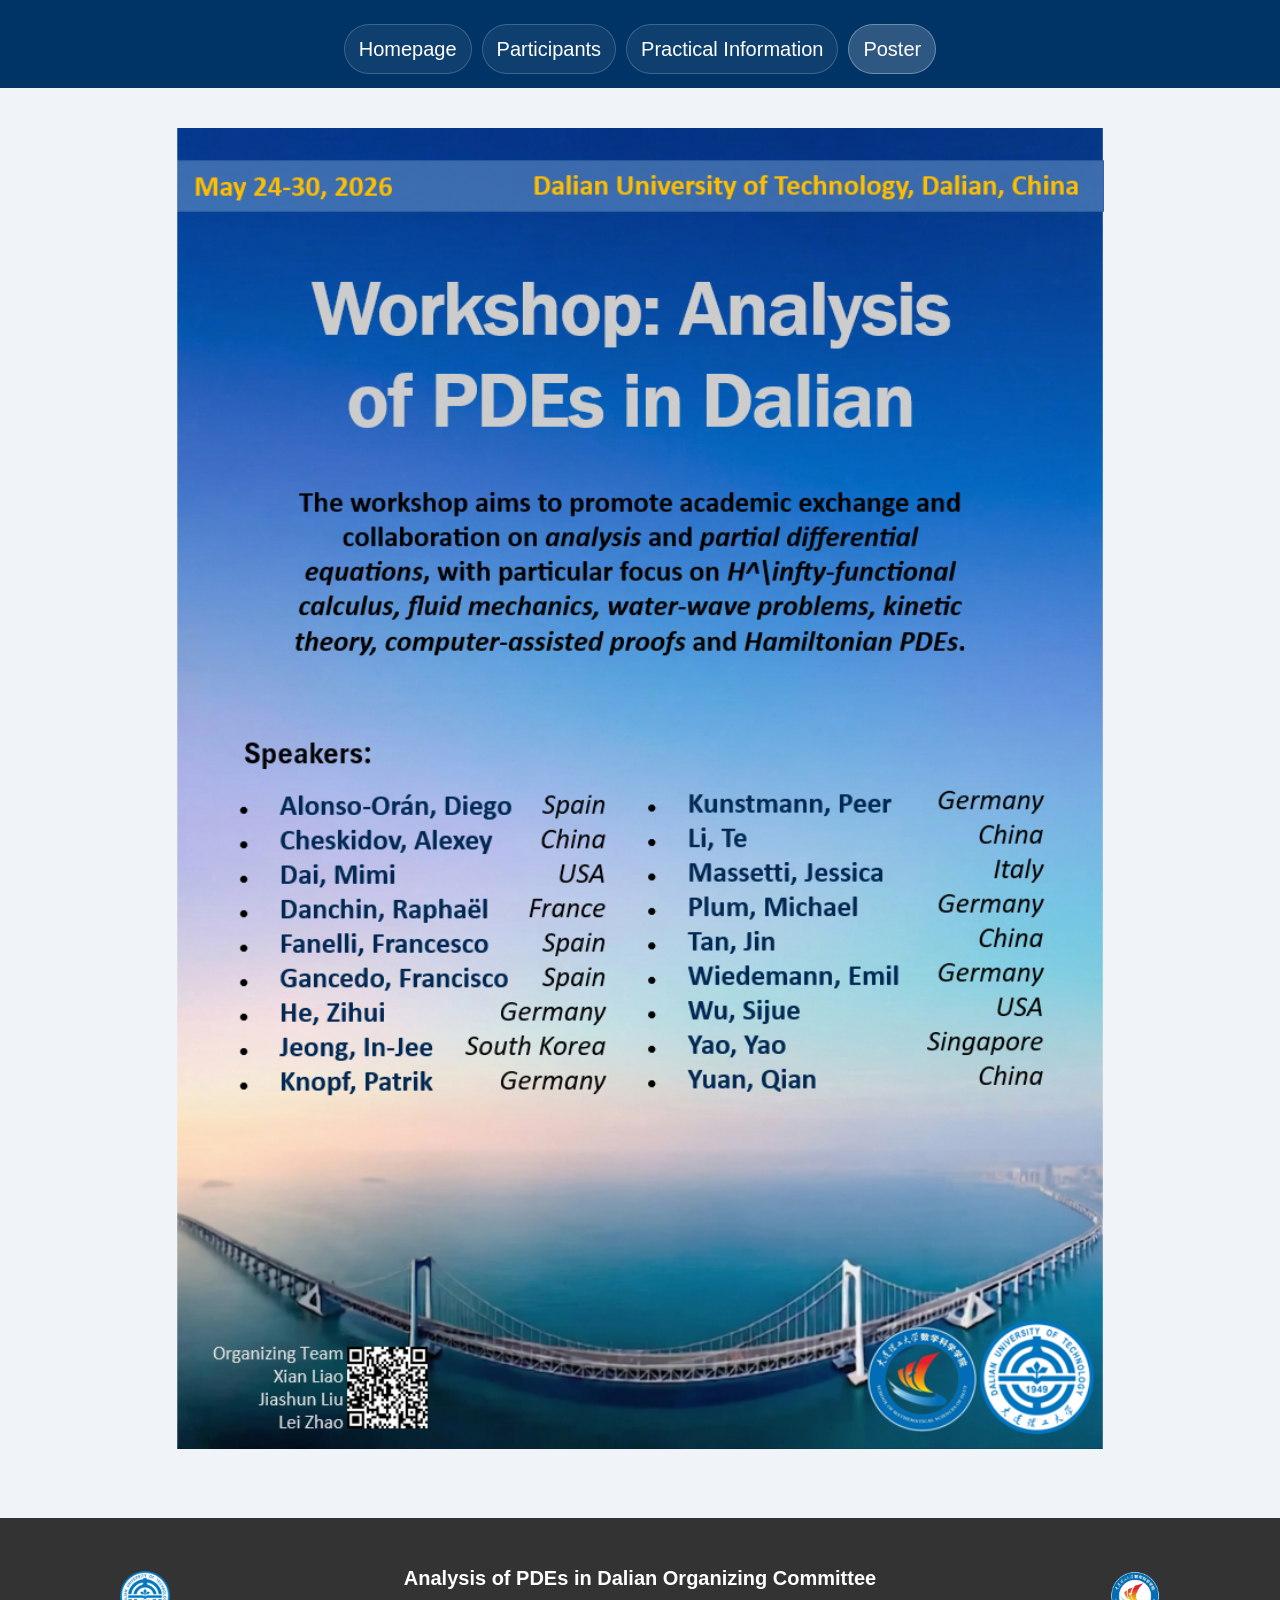
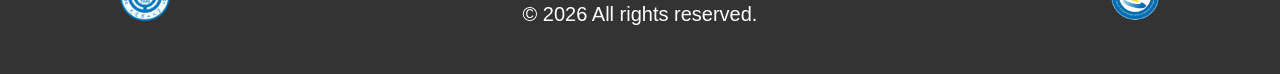
<file: poster.html>
<!DOCTYPE html>
<html lang="en">

<style>
body {
            font-family: "Microsoft YaHei", Arial, sans-serif;
            background-color: #f0f4f8;
            color: #333;
            margin: 0;
            padding: 0;
            line-height: 1.6;
	font-size: 20px; /* 增加基础字体大小 */
        }
main {
            text-align: center;  /* 让内部图片水平居中 */
        }
.poster {
            width: 80%;          /* 放大图片：占父容器宽度的80%，可调 */
            max-width: 1000px;   /* 限制最大宽度，避免过大 */
            height: auto;        /* 保持原始比例不变形 */
            display: inline-block;
        }
</style> 

<head>
    <meta charset="UTF-8">
    <meta name="viewport" content="width=device-width, initial-scale=1.0">
    <link rel="stylesheet" href="styles.css">
</head>
<body>
    <header class="site-header">
        <div class="nav-shell">
            <nav class="site-nav" aria-label="Primary">
                <a href="index.html">Homepage</a>
                <a href="participants.html">Participants</a>
                <a href="information.html">Practical Information</a>
                <a class="active" href="poster.html">Poster</a>
            </nav>
        </div>

    </header>

    <main>
        <img class="poster" src="https://jiashunliu.github.io/Analysis_in_Dalian/poster.png" alt="poster">
    </main>

    <footer class="site-footer">
        <div class="footer-inner">
            <img class="footer-logo" src="https://jiashunliu.github.io/Analysis_in_Dalian/symbol_dut.png" alt="DUT logo">
            <div class="footer-copy">
                <p><strong>Analysis of PDEs in Dalian Organizing Committee</strong></p>
                <p>&copy; 2026 All rights reserved.</p>
            </div>
            <img class="footer-logo" src="https://jiashunliu.github.io/Analysis_in_Dalian/symbol_som_2.png" alt="School logo">
        </div>
    </footer>
</body>
</html>
</file>
<file: styles.css>
:root {
    --bg: #f0f4f8;
    --panel: #ffffff;
    --ink: #333333;
    --muted: #5c6a7a;
    --line: #d8e0ea;
    --brand: #003366;
    --brand-soft: #0056b3;
    --brand-line: #007bff;
    --accent: #ffcc00;
    --accent-soft: #fff3cd;
    --shadow: 0 4px 10px rgba(0, 0, 0, 0.1);
}

* {
    box-sizing: border-box;
}

html {
    scroll-behavior: smooth;
}

body {
    margin: 0;
    font-family: "Microsoft YaHei", Arial, sans-serif;
    background-color: var(--bg);
    color: var(--ink);
    line-height: 1.6;
}

a {
    color: var(--brand-soft);
    text-decoration: none;
}

a:hover {
    text-decoration: underline;
}

.site-header {
    background: var(--brand);
    color: #ffffff;
    text-align: center;
}

.nav-shell {
    max-width: 1200px;
    margin: 0 auto;
    padding: 24px 20px 0;
}

.brand {
    margin-bottom: 18px;
    font-size: 1.45rem;
    font-weight: 700;
    letter-spacing: 0.02em;
}

.brand a {
    color: #ffffff;
    text-decoration: none;
}

.site-nav {
    display: flex;
    justify-content: center;
    flex-wrap: wrap;
    gap: 10px;
    padding-bottom: 14px;
}

.site-nav a {
    color: #ffffff;
    padding: 8px 14px;
    border: 1px solid rgba(255, 255, 255, 0.2);
    border-radius: 999px;
    background: rgba(255, 255, 255, 0.06);
    transition: background-color 0.2s ease, border-color 0.2s ease;
}

.site-nav a:hover,
.site-nav a.active {
    background: rgba(255, 255, 255, 0.18);
    border-color: rgba(255, 255, 255, 0.32);
    text-decoration: none;
}

.hero {
    max-width: 2000px;
    margin: 0 auto;
    padding: 72px 20px 90px;
}

.hero .eyebrow {
    margin: 0 0 14px;
    font-size: 1rem;
    letter-spacing: 0.2em;
    text-transform: uppercase;
    color: rgba(255, 255, 255, 0.8);
}

.hero h1 {
    margin: 0;
    font-size: clamp(2.6rem, 6vw, 4rem);
    line-height: 1.12;
}

.hero p {
    max-width: 780px;
    margin: 18px auto 0;
    font-size: 1.2rem;
    color: rgba(255, 255, 255, 0.92);
}

.hero .dates {
    font-size: 1.8rem;
    font-weight: 700;
    color: var(--accent);
}

.hero .location {
    margin-top: 10px;
    font-size: 1.35rem;
    color: #ffffff;
}

main {
    max-width: 1200px;
    margin: 40px auto;
    padding: 0 20px 20px;
}

.panel {
    margin-bottom: 40px;
    padding: 20px;
    background: var(--panel);
    box-shadow: var(--shadow);
    border-radius: 8px;
}

.panel[id] {
    scroll-margin-top: 24px;
}

.panel h2 {
    margin: 0 0 18px;
    padding-bottom: 10px;
    color: var(--brand-soft);
    font-size: 2rem;
    border-bottom: 2px solid var(--brand-line);
}

.panel h3 {
    margin: 20px 0 10px;
    color: var(--brand);
}

.panel p:first-of-type,
.panel ul:first-of-type,
.panel ol:first-of-type {
    margin-top: 0;
}

.lede {
    font-size: 1.08rem;
    color: var(--muted);
}

.card-grid,
.link-grid {
    display: grid;
    gap: 18px;
    margin-top: 24px;
}

.card-grid {
    grid-template-columns: repeat(auto-fit, minmax(220px, 1fr));
}

.link-grid {
    grid-template-columns: repeat(auto-fit, minmax(240px, 1fr));
}

.card,
.link-card,
.note {
    padding: 18px 20px;
    border: 1px solid var(--line);
    border-radius: 8px;
    background: #f9fbfd;
}

.card strong,
.link-card strong {
    display: block;
    margin-bottom: 8px;
    color: var(--brand);
}

.link-card {
    color: inherit;
    transition: transform 0.2s ease, border-color 0.2s ease;
}

.link-card:hover {
    transform: translateY(-2px);
    border-color: var(--brand-soft);
    text-decoration: none;
}

.meta-list,
.speaker-list,
.info-list,
.contact-list {
    margin: 0;
    padding-left: 22px;
}

.meta-list li,
.speaker-list li,
.info-list li,
.contact-list li {
    margin-bottom: 10px;
}

.table-wrap {
    overflow-x: auto;
    margin-top: 18px;
}

table {
    width: 100%;
    min-width: 760px;
    border-collapse: collapse;
    background: #ffffff;
}

th,
td {
    padding: 12px 10px;
    border: 1px solid var(--line);
    text-align: center;
    vertical-align: middle;
}

th {
    background: #edf3fa;
    color: var(--brand-soft);
}

.highlight {
    background: var(--accent-soft);
}

.note {
    border-left: 4px solid var(--brand-soft);
    background: #f5f9fe;
}

.split {
    display: grid;
    grid-template-columns: minmax(0, 1.25fr) minmax(280px, 0.9fr);
    gap: 24px;
}

.map-frame {
    width: 100%;
    min-height: 360px;
    border: 0;
    border-radius: 8px;
}

.auth-overlay {
    display: flex;
    justify-content: center;
    margin-bottom: 24px;
}

.auth-card {
    width: min(420px, 100%);
    padding: 28px 24px;
    border-radius: 12px;
    background: #ffffff;
    box-shadow: 0 14px 36px rgba(0, 0, 0, 0.18);
}

.auth-card h2 {
    margin: 0 0 10px;
    color: var(--brand);
    font-size: 1.6rem;
}

.auth-card p {
    margin: 0;
    color: var(--muted);
}

.auth-form {
    display: grid;
    gap: 12px;
    margin-top: 18px;
}

.auth-input {
    width: 100%;
    padding: 12px 14px;
    border: 1px solid var(--line);
    border-radius: 8px;
    font-size: 1rem;
    color: var(--ink);
}

.auth-input:focus {
    outline: 2px solid rgba(0, 123, 255, 0.2);
    border-color: var(--brand-line);
}

.auth-button {
    padding: 12px 14px;
    border: 0;
    border-radius: 8px;
    background: var(--brand);
    color: #ffffff;
    font-size: 1rem;
    cursor: pointer;
}

.auth-button:hover {
    background: var(--brand-soft);
}

.auth-error {
    min-height: 1.4em;
    color: #b42318;
    font-size: 0.95rem;
}

.protected-content.auth-locked {
    filter: blur(6px);
    pointer-events: none;
    user-select: none;
}

.site-footer {
    padding: 20px;
    background: #333333;
    color: #ffffff;
}

.footer-inner {
    position: relative;
    max-width: 1200px;
    min-height: 100px;
    margin: 0 auto;
    padding: 20px 80px;
    display: grid;
    grid-template-columns: auto 1fr auto;
    align-items: center;
    gap: 20px;
}

.footer-logo {
    width: 50px;
    height: 50px;
    object-fit: contain;
}

.footer-copy {
    text-align: center;
}

.footer-copy p {
    margin: 4px 0;
}

@media (max-width: 900px) {
    .hero {
        padding: 60px 20px 72px;
    }

    .split {
        grid-template-columns: 1fr;
    }

    .footer-inner {
        padding: 20px;
        grid-template-columns: 1fr;
        justify-items: center;
    }
}

@media (max-width: 640px) {
    .nav-shell {
        padding-top: 18px;
    }

    .brand {
        font-size: 1.2rem;
    }

    .site-nav a {
        padding: 7px 12px;
        font-size: 0.95rem;
    }

    .hero h1 {
        font-size: 2.2rem;
    }

    .hero p,
    .hero .dates,
    .hero .location {
        font-size: 1.05rem;
    }

    main {
        margin: 28px auto;
        padding: 0 14px 12px;
    }

    .panel {
        padding: 18px 16px;
    }

    .panel h2 {
        font-size: 1.6rem;
    }

    .auth-card {
        padding: 22px 18px;
    }
}
</file>
